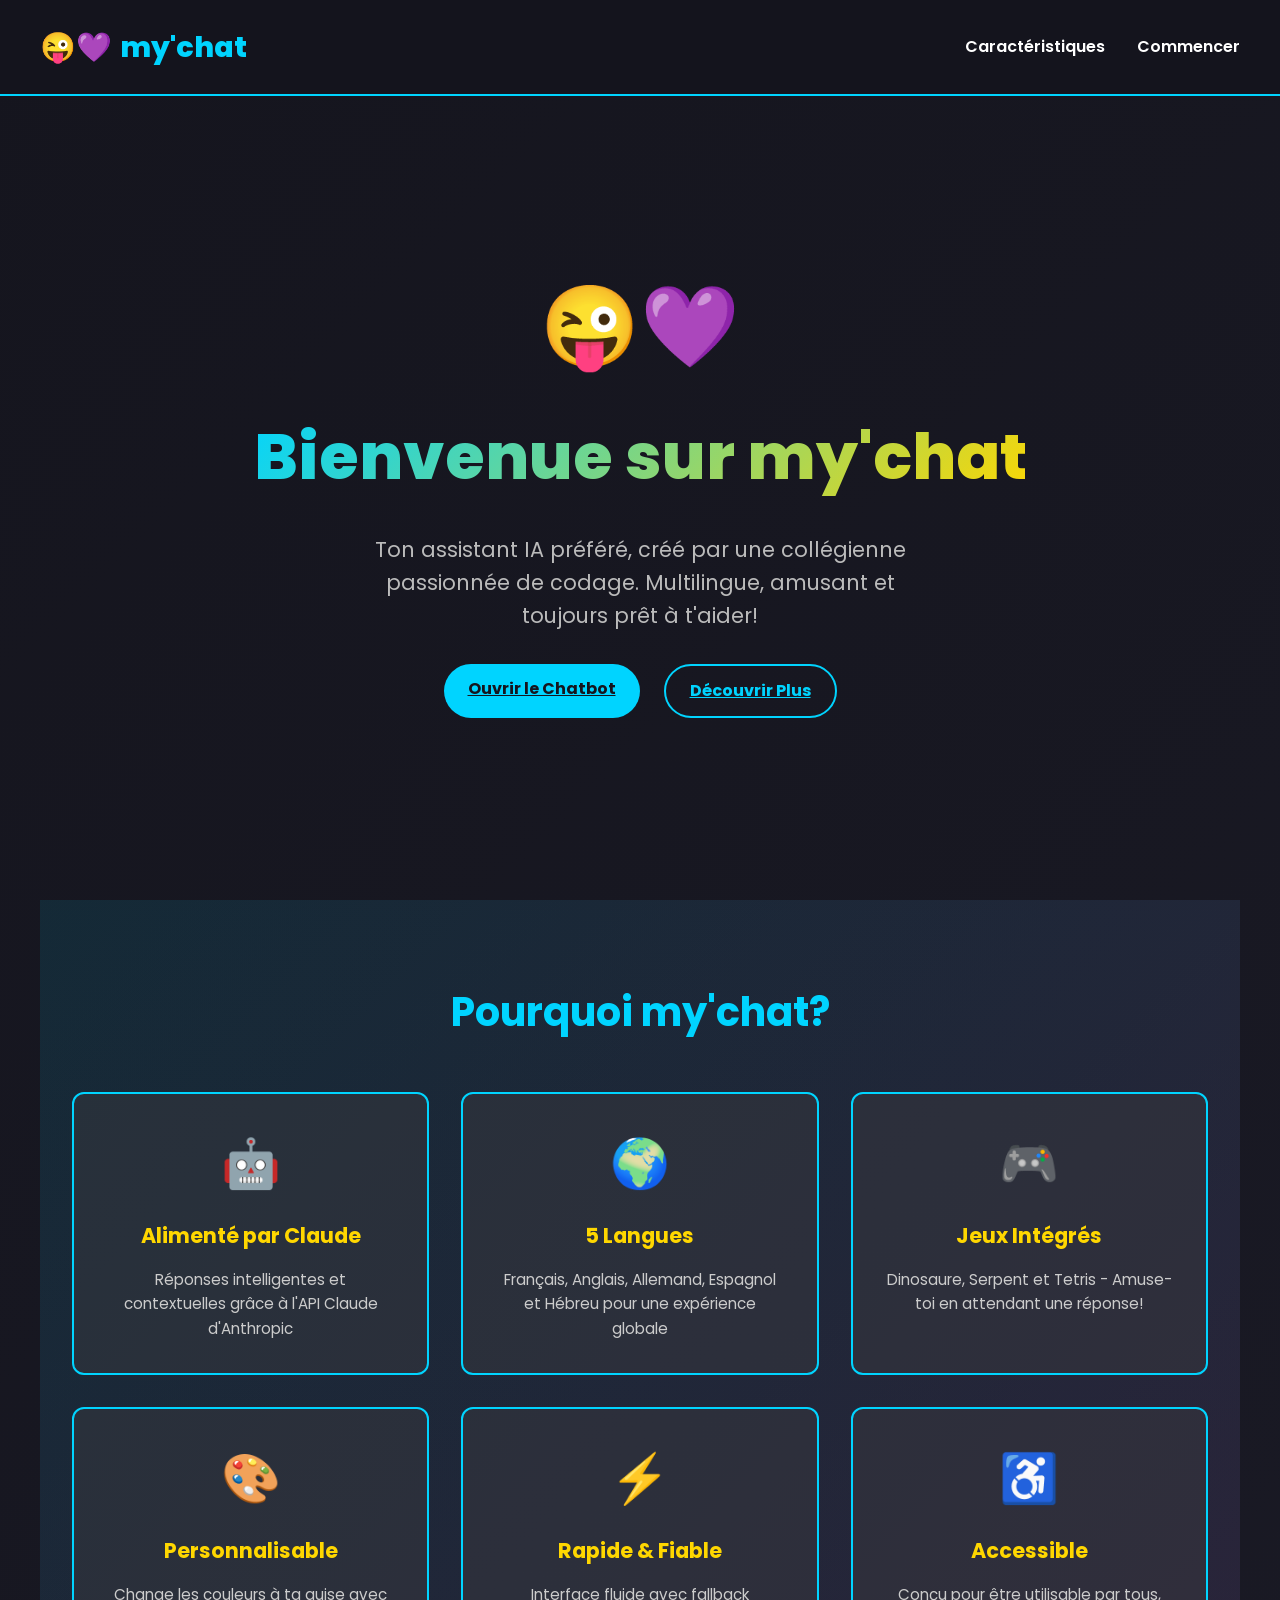
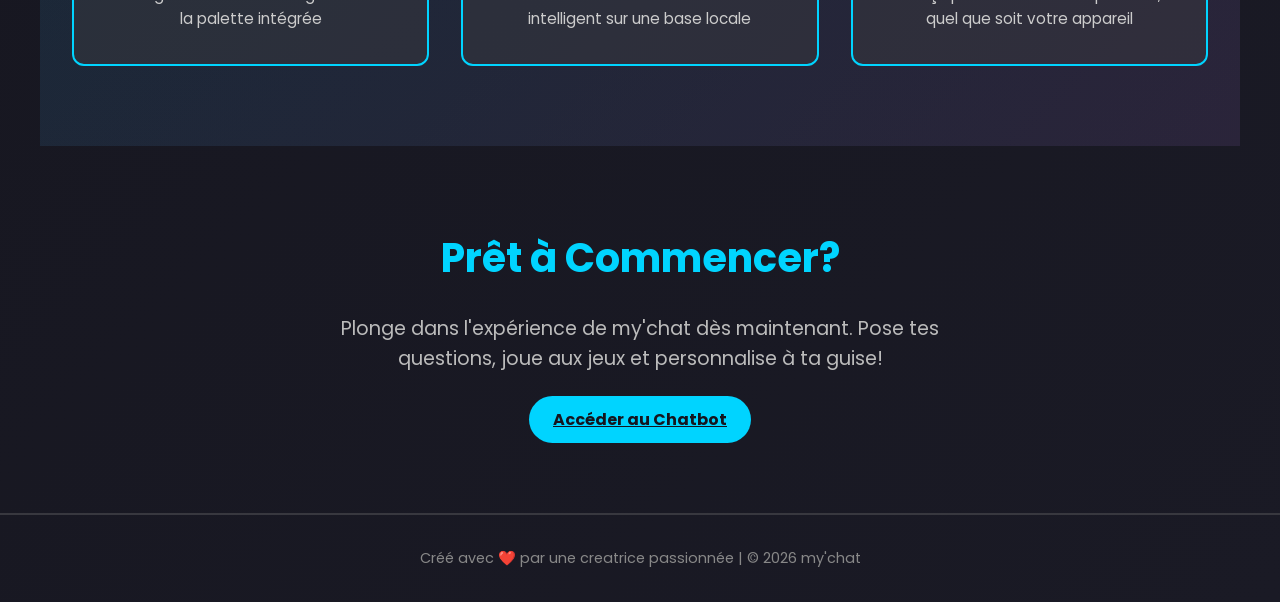
<file: landing.html>
<!DOCTYPE html>
<html lang="fr">
<head>
  <meta charset="UTF-8" />
  <meta name="viewport" content="width=device-width, initial-scale=1.0" />
  <title>my'chat - Ton IA Préférée</title>
  <link href="https://fonts.googleapis.com/css2?family=Poppins:wght@400;600;700;800&display=swap" rel="stylesheet">
  <style>
    :root {
      --primary: #00D4FF;
      --accent: #FFD700;
      --dark: #15151e;
      --gray: #38383f;
      --white: #ffffff;
      --light-purple: #e6d4f0;
    }

    * {
      margin: 0;
      padding: 0;
      box-sizing: border-box;
    }

    html {
      scroll-behavior: smooth;
    }

    body {
      font-family: 'Poppins', sans-serif;
      background: linear-gradient(135deg, var(--dark) 0%, #1a1a25 100%);
      color: var(--white);
      line-height: 1.6;
      overflow-x: hidden;
    }

    /* Navigation */
    nav {
      position: fixed;
      top: 0;
      width: 100%;
      background: rgba(21, 21, 30, 0.95);
      backdrop-filter: blur(10px);
      padding: 1.5rem 2rem;
      z-index: 1000;
      border-bottom: 2px solid var(--primary);
    }

    .nav-container {
      max-width: 1200px;
      margin: 0 auto;
      display: flex;
      justify-content: space-between;
      align-items: center;
    }

    .nav-logo {
      font-size: 1.8rem;
      font-weight: 800;
      color: var(--primary);
      text-decoration: none;
      display: flex;
      align-items: center;
      gap: 0.5rem;
    }

    .nav-links {
      display: flex;
      gap: 2rem;
      list-style: none;
    }

    .nav-links a {
      color: var(--white);
      text-decoration: none;
      font-weight: 600;
      transition: color 0.3s;
    }

    .nav-links a:hover {
      color: var(--primary);
    }

    .btn-primary {
      background: var(--primary);
      color: var(--dark);
      padding: 0.75rem 1.5rem;
      border: none;
      border-radius: 50px;
      font-weight: 700;
      cursor: pointer;
      transition: all 0.3s;
      font-size: 1rem;
    }

    .btn-primary:hover {
      box-shadow: 0 0 20px rgba(0, 212, 255, 0.6);
      transform: translateY(-2px);
    }

    /* Hero Section */
    .hero {
      margin-top: 80px;
      padding: 6rem 2rem;
      max-width: 1200px;
      margin-left: auto;
      margin-right: auto;
      text-align: center;
      min-height: calc(100vh - 80px);
      display: flex;
      flex-direction: column;
      justify-content: center;
      align-items: center;
    }

    .hero h1 {
      font-size: 4rem;
      font-weight: 800;
      margin-bottom: 1.5rem;
      background: linear-gradient(135deg, var(--primary), var(--accent));
      -webkit-background-clip: text;
      -webkit-text-fill-color: transparent;
      background-clip: text;
    }

    .hero p {
      font-size: 1.3rem;
      color: #bbb;
      margin-bottom: 2rem;
      max-width: 600px;
    }

    .hero-emoji {
      font-size: 5rem;
      margin-bottom: 1rem;
      animation: float 3s ease-in-out infinite;
    }

    @keyframes float {
      0%, 100% { transform: translateY(0); }
      50% { transform: translateY(-20px); }
    }

    .btn-group {
      display: flex;
      gap: 1.5rem;
      justify-content: center;
      flex-wrap: wrap;
    }

    .btn-secondary {
      background: transparent;
      border: 2px solid var(--primary);
      color: var(--primary);
      padding: 0.75rem 1.5rem;
      border-radius: 50px;
      font-weight: 700;
      cursor: pointer;
      transition: all 0.3s;
      font-size: 1rem;
    }

    .btn-secondary:hover {
      background: var(--primary);
      color: var(--dark);
    }

    /* Features Section */
    .features {
      padding: 5rem 2rem;
      background: linear-gradient(135deg, rgba(0, 212, 255, 0.1) 0%, rgba(192, 132, 252, 0.1) 100%);
      max-width: 1200px;
      margin: 0 auto;
    }

    .features h2 {
      font-size: 2.5rem;
      text-align: center;
      margin-bottom: 3rem;
      color: var(--primary);
    }

    .features-grid {
      display: grid;
      grid-template-columns: repeat(auto-fit, minmax(300px, 1fr));
      gap: 2rem;
    }

    .feature-card {
      background: rgba(56, 56, 63, 0.5);
      padding: 2rem;
      border-radius: 12px;
      border: 2px solid var(--primary);
      transition: all 0.3s;
      text-align: center;
    }

    .feature-card:hover {
      transform: translateY(-10px);
      box-shadow: 0 10px 30px rgba(0, 212, 255, 0.3);
    }

    .feature-icon {
      font-size: 3rem;
      margin-bottom: 1rem;
    }

    .feature-card h3 {
      font-size: 1.3rem;
      margin-bottom: 1rem;
      color: var(--accent);
    }

    .feature-card p {
      color: #ccc;
      font-size: 0.95rem;
    }

    /* CTA Section */
    .cta {
      padding: 5rem 2rem;
      text-align: center;
      max-width: 1200px;
      margin: 0 auto;
    }

    .cta h2 {
      font-size: 2.5rem;
      margin-bottom: 1.5rem;
      color: var(--primary);
    }

    .cta p {
      font-size: 1.2rem;
      color: #bbb;
      margin-bottom: 2rem;
      max-width: 600px;
      margin-left: auto;
      margin-right: auto;
    }

    /* Footer */
    footer {
      padding: 2rem;
      text-align: center;
      border-top: 2px solid var(--gray);
      color: #888;
      font-size: 0.9rem;
    }

    /* Responsive */
    @media (max-width: 768px) {
      .hero h1 {
        font-size: 2.5rem;
      }

      .hero p {
        font-size: 1rem;
      }

      .features h2 {
        font-size: 2rem;
      }

      .cta h2 {
        font-size: 2rem;
      }

      .nav-links {
        gap: 1rem;
      }

      .btn-group {
        flex-direction: column;
        align-items: center;
      }
    }

    /* Accessibilité */
    button:focus {
      outline: 2px solid var(--primary);
      outline-offset: 2px;
    }

    a:focus {
      outline: 2px solid var(--primary);
      outline-offset: 2px;
    }

    /* Smooth transitions */
    a, button {
      transition: all 0.3s ease;
    }
  </style>
</head>
<body>
  <!-- Navigation -->
  <nav>
    <div class="nav-container">
      <a href="#" class="nav-logo">
        <span>😜💜</span>
        <span>my'chat</span>
      </a>
      <ul class="nav-links">
        <li><a href="#features">Caractéristiques</a></li>
        <li><a href="#cta">Commencer</a></li>
      </ul>
    </div>
  </nav>

  <!-- Hero Section -->
  <section class="hero">
    <div class="hero-emoji">😜💜</div>
    <h1>Bienvenue sur my'chat</h1>
    <p>Ton assistant IA préféré, créé par une collégienne passionnée de codage. Multilingue, amusant et toujours prêt à t'aider!</p>
    <div class="btn-group">
      <a href="./chatbot" class="btn-primary">Ouvrir le Chatbot</a>
      <a href="#features" class="btn-secondary">Découvrir Plus</a>
    </div>
  </section>

  <!-- Features Section -->
  <section id="features" class="features">
    <h2>Pourquoi my'chat?</h2>
    <div class="features-grid">
      <div class="feature-card">
        <div class="feature-icon">🤖</div>
        <h3>Alimenté par Claude</h3>
        <p>Réponses intelligentes et contextuelles grâce à l'API Claude d'Anthropic</p>
      </div>

      <div class="feature-card">
        <div class="feature-icon">🌍</div>
        <h3>5 Langues</h3>
        <p>Français, Anglais, Allemand, Espagnol et Hébreu pour une expérience globale</p>
      </div>

      <div class="feature-card">
        <div class="feature-icon">🎮</div>
        <h3>Jeux Intégrés</h3>
        <p>Dinosaure, Serpent et Tetris - Amuse-toi en attendant une réponse!</p>
      </div>

      <div class="feature-card">
        <div class="feature-icon">🎨</div>
        <h3>Personnalisable</h3>
        <p>Change les couleurs à ta guise avec la palette intégrée</p>
      </div>

      <div class="feature-card">
        <div class="feature-icon">⚡</div>
        <h3>Rapide & Fiable</h3>
        <p>Interface fluide avec fallback intelligent sur une base locale</p>
      </div>

      <div class="feature-card">
        <div class="feature-icon">♿</div>
        <h3>Accessible</h3>
        <p>Conçu pour être utilisable par tous, quel que soit votre appareil</p>
      </div>
    </div>
  </section>

  <!-- CTA Section -->
  <section id="cta" class="cta">
    <h2>Prêt à Commencer?</h2>
    <p>Plonge dans l'expérience de my'chat dès maintenant. Pose tes questions, joue aux jeux et personnalise à ta guise!</p>
    <a href="./chatbot" class="btn-primary">Accéder au Chatbot</a>
  </section>

  <!-- Footer -->
  <footer>
    <p>Créé avec ❤️ par une creatrice passionnée | © 2026 my'chat</p>
  </footer>
</body>
</html>
</file>
